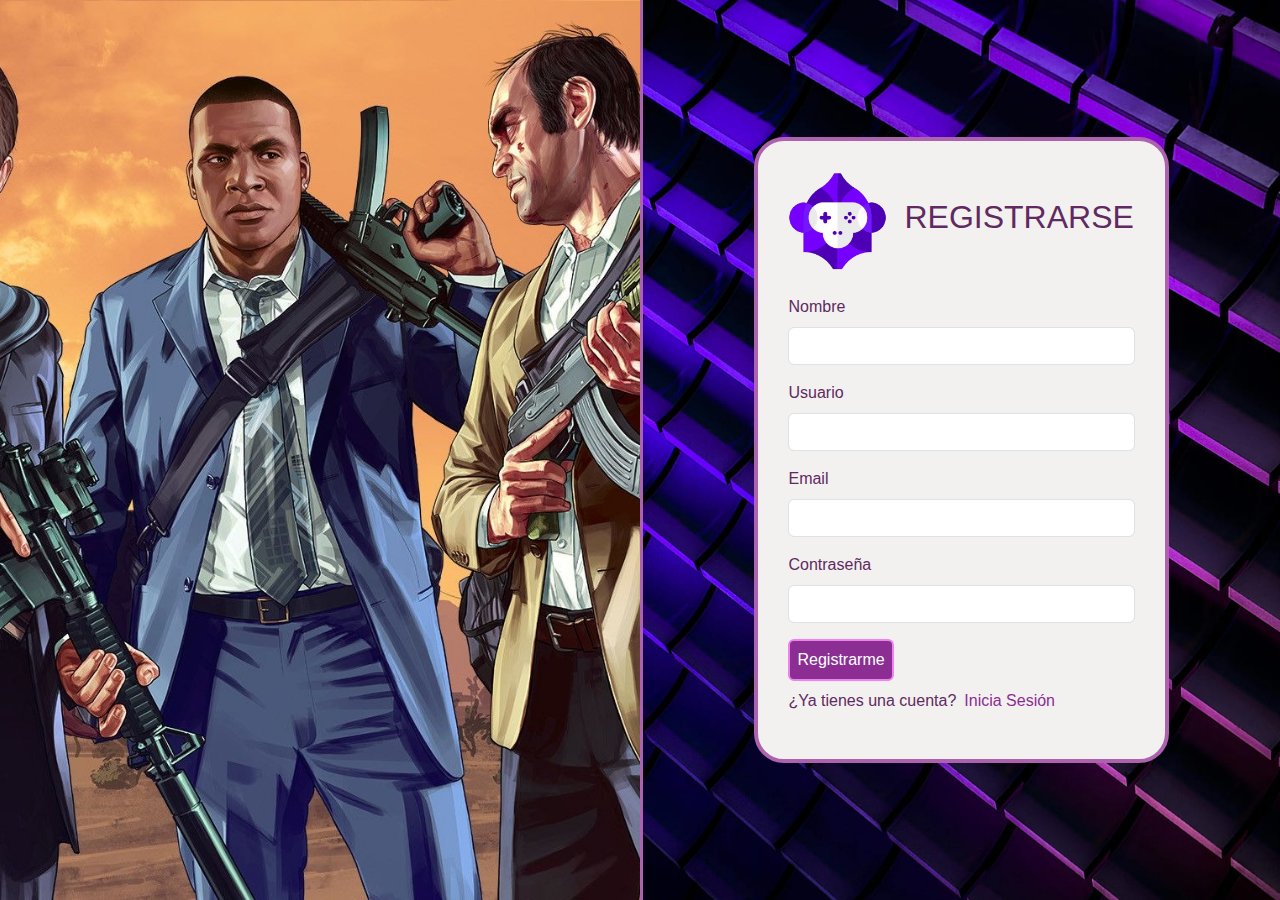
<file: index.html>
<!DOCTYPE html>
<html lang="es">

<head>
    <meta charset="UTF-8">
    <meta name="viewport" content="width=device-width, initial-scale=1.0">
    <title>Productos Gamer I Registrarse</title>
    <!-- LOGO PESTAÑA -->
    <link rel="shortcut icon" href="img/logo.jpg" type="image/x-icon" />
    <!-- BS CSS -->
    <link href="https://cdn.jsdelivr.net/npm/bootstrap@5.3.3/dist/css/bootstrap.min.css" rel="stylesheet"
        integrity="sha384-QWTKZyjpPEjISv5WaRU9OFeRpok6YctnYmDr5pNlyT2bRjXh0JMhjY6hW+ALEwIH" crossorigin="anonymous">
    <!-- BS CDN -->
    <link rel="stylesheet" href="https://cdn.jsdelivr.net/npm/bootstrap-icons@1.11.3/font/bootstrap-icons.min.css">
    <!-- CSS -->
    <link rel="stylesheet" href="css/estilo.css">
</head>

<!-- BODY -->

<body>

    <!-- REGISTRARSE -->
    <div class="container-fluid px-0">
        <div class="row align-items-center mx-0">
            <div class="col px-0">
                <img class="imgFondoUno" id="imgFondoRegistro" alt="Fondo Aleatoria">
            </div>
            <div class="col px-0 imgFondoDoss d-flex align-items-center justify-content-center">
                <form class="formularioInicio" id="formRegistrarse">
                    <div class="d-flex align-items-center mb-4">
                        <img class="logoInicio" src="img/logo.jpg" alt="Logo">
                        <h2 class="text-center px-3">REGISTRARSE</h2>
                    </div>
                    <div class="mb-3">
                        <label for="nombre" class="form-label">Nombre</label>
                        <input type="text" required class="form-control" id="nombre">
                    </div>
                    <div class="mb-3">
                        <label for="usuario" class="form-label">Usuario</label>
                        <input type="text" required class="form-control" id="usuario">
                    </div>
                    <div class="mb-3">
                        <label for="email" class="form-label">Email</label>
                        <input type="email" required class="form-control" id="email">
                    </div>
                    <div class="mb-3">
                        <label for="contrasena" class="form-label">Contraseña</label>
                        <input type="password" required class="form-control" id="contrasena">
                    </div>
                    <button type="submit" class="botonInicio" id="botonRegistro">Registrarme</button>
                    <div class="d-flex pt-2">
                        <p>¿Ya tienes una cuenta?</p>
                        <a class="px-2" href="html/inicio.html">Inicia Sesión</a>
                        <p id="usuarioRegistrado"></p>
                    </div>
                </form>
            </div>
        </div>
    </div>


    <!-- JS BS -->
    <script src="https://cdn.jsdelivr.net/npm/bootstrap@5.3.3/dist/js/bootstrap.bundle.min.js"
        integrity="sha384-YvpcrYf0tY3lHB60NNkmXc5s9fDVZLESaAA55NDzOxhy9GkcIdslK1eN7N6jIeHz"
        crossorigin="anonymous"></script>

    <!-- JS -->
    <script src="js/registro.js"></script>
    <script src="js/mainregistro.js"></script>
</body>

</html>
</file>
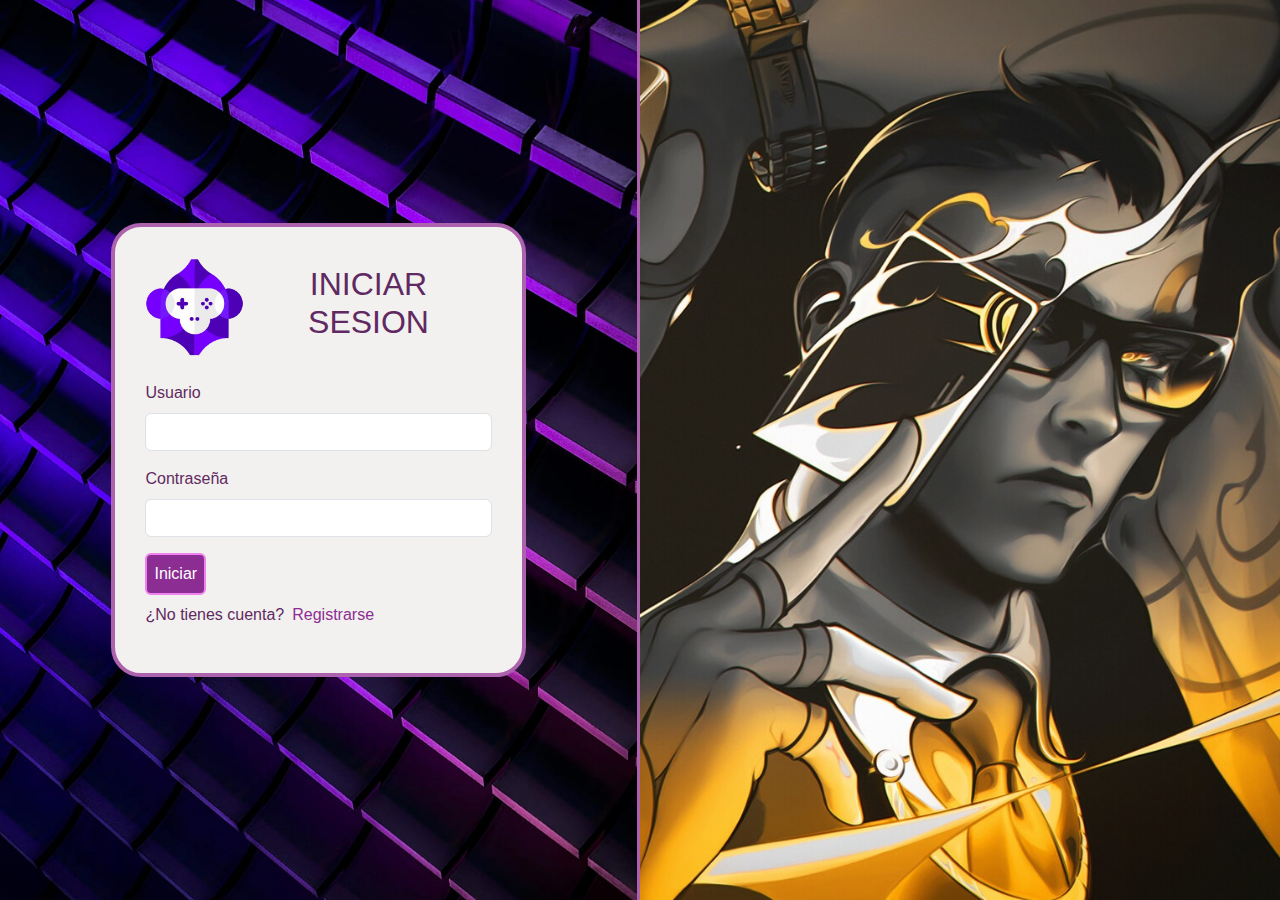
<file: html/inicio.html>
<!DOCTYPE html>
<html lang="es">

<head>
    <meta charset="UTF-8">
    <meta name="viewport" content="width=device-width, initial-scale=1.0">
    <title>Productos Gamer I Iniciar Sesión</title>
    <!-- LOGO PESTAÑA -->
    <link rel="shortcut icon" href="../img/logo.jpg" type="image/x-icon" />
    <!-- BS CSS -->
    <link href="https://cdn.jsdelivr.net/npm/bootstrap@5.3.3/dist/css/bootstrap.min.css" rel="stylesheet"
        integrity="sha384-QWTKZyjpPEjISv5WaRU9OFeRpok6YctnYmDr5pNlyT2bRjXh0JMhjY6hW+ALEwIH" crossorigin="anonymous">
    <!-- BS CDN -->
    <link rel="stylesheet" href="https://cdn.jsdelivr.net/npm/bootstrap-icons@1.11.3/font/bootstrap-icons.min.css">
    <!-- CSS -->
    <link rel="stylesheet" href="../css/estilo.css">
</head>

<!-- BODY -->

<body>

    <!-- INICIA SESION -->
    <div class="container-fluid px-0">
        <div class="row align-items-center mx-0">
            <div class="col px-0 imgFondoDos d-flex align-items-center justify-content-center">
                <form class="formularioInicio" id="formInicio">
                    <div class="d-flex align-items-center mb-4">
                        <img class="logoInicio" src="../img/logo.jpg" alt="Logo">
                        <h2 class="text-center px-3">INICIAR SESION</h2>
                    </div>
                    <div class="mb-3">
                        <label for="usuarioDos" class="form-label">Usuario</label>
                        <input type="text" required class="form-control" id="usuarioDos">
                    </div>
                    <div class="mb-3">
                        <label for="contrasenaDos" class="form-label">Contraseña</label>
                        <input type="password" required class="form-control" id="contrasenaDos">
                    </div>
                    <button type="submit" class="botonInicio">Iniciar</button>
                    <div class="d-flex pt-2">
                        <p>¿No tienes cuenta?</p>
                        <a class="px-2" href="../index.html">Registrarse </a>
                        <p id="usuarioNoEncontrado"></p>
                    </div>
                </form>
            </div>
            <div class="col px-0">
                <img class="imgFondoUno" id="imgFondoInicio" alt="Foto Aleatoria">
            </div>
        </div>
    </div>

    <!-- JS BS -->
    <script src="https://cdn.jsdelivr.net/npm/bootstrap@5.3.3/dist/js/bootstrap.bundle.min.js"
        integrity="sha384-YvpcrYf0tY3lHB60NNkmXc5s9fDVZLESaAA55NDzOxhy9GkcIdslK1eN7N6jIeHz"
        crossorigin="anonymous"></script>

    <!-- JS -->
    <script src="../js/maininicio.js"></script>
    <script src="../js/inicio.js"></script>

</body>

</html>
</file>
<file: css/estilo.css>
/* RESET */
* {
    padding: 0;
    margin: 0;
}

/* BODY */
body {
    font-family: 'Franklin Gothic Medium', 'Arial Narrow', Arial, sans-serif;
    color: rgb(97, 41, 97);
}

.bodyCarrito {
    background-color: rgb(0, 0, 0);
    color: white;
}

header {
    background-color: rgb(0, 0, 0);
    padding-bottom: 30px;
    border-bottom: 2px rgb(173, 98, 173) solid;
}

footer {
    background-color: black;
    padding-top: 30px;
    margin-top: 30px;
    padding-bottom: 20px;
    border-top: 2px rgb(173, 98, 173) solid;
}

.divFooter {
    width: 20%;
}

/* LOGO */
.logo {
    width: 150px;
    margin: 20px;
}

.logoInicio {
    width: 100px;
}

/* IMAGEN FONDO*/
.imgFondoUno {
    width: 50vw;
    height: 100vh;
    object-fit: cover;
}

.imgFondoDos {
    background-image: url(../img/fondo.jpg);
    background-repeat: no-repeat;
    background-position: center;
    background-size: cover;
    height: 100vh;
    width: 100%;
    border-right: 3px rgb(173, 98, 173) solid;
}

.imgFondoDoss {
    background-image: url(../img/fondo.jpg);
    background-repeat: no-repeat;
    background-position: center;
    background-size: cover;
    height: 100vh;
    width: 100%;
    border-left: 3px rgb(173, 98, 173) solid;
}

/* FORMULARIO */
.formularioInicio {
    width: 65%;
    background-color: rgb(242, 241, 239);
    border-radius: 30px;
    padding: 30px;
    border: 4px solid rgb(173, 98, 173);
}

.formularioCarrito {
    width: 500px;
}

.botonInicio {
    background-color: rgb(140, 45, 147);
    border: 2px solid violet;
    color: white;
}

.botonCarrito,
.botonCarritoDos {
    background-color: rgb(105, 20, 175);
    border: 2px solid rgb(132, 50, 199);
    color: white;
}

.botonInicio,
.botonCarrito,
.botonCarritoDos {
    padding: 7px;
    border-radius: 6px;
    font-family: 'Franklin Gothic Medium', 'Arial Narrow', Arial, sans-serif;
}

.botonInicio:hover {
    background-color: rgb(85, 25, 85);
}

.botonCarrito:hover {
    background-color: rgb(132, 50, 199);
}

.botonCarritoDos:hover {
    background-color: rgb(132, 50, 199);
}

a {
    text-decoration: none;
    color: rgb(140, 45, 147);
}

a:hover {
    color: rgb(85, 25, 85);
}

/* MAIN */
main {
    height: 100%;
    width: 100%;
}

/* PRODUCTO CARRITO */
.productoCarritoPadre {
    display: grid;
    grid-template-columns: repeat(3, 1fr);
    gap: 2rem;
    padding-bottom: 40px;
    padding-top: 40px;
}

.productoCarrito {
    width: 320px;
    height: 400px;
    background-color: rgb(0, 0, 0);
    border-radius: 20px;
    padding: 20px;
    border: 2px solid rgb(132, 50, 199);
}

.productoCarrito img {
    width: 250px;
    height: 250px;
    border: 2px solid rgb(132, 50, 199);
    border-radius: 30px;
}

/*------------------------  CLASES JS ------------------------ */

.imagenCarrito {
    width: 80px;
    height: 80px;
    border: 2px solid rgb(132, 50, 199);
    border-radius: 10px;
}

.divCarritoDos {
    display: flex;
    align-items: center;
    justify-content: space-between;
    gap: 10px;
    margin-bottom: 10px;
    margin-top: 10px;
}

.hDosCarrito {
    text-align: center;
    font-size: 2rem;
}

.hTresCarrito {
    text-align: center;
    font-size: 1.5rem;
    margin-top: 15px;
}

/*------------------------------------------------------------ */

.divCarrito {
    display: flex;
    justify-content: center;
    gap: 100px;
}

/* CARRITO */

.hunoCarrito {
    text-align: center;
    font-size: 4rem;
    padding-top: 40px;
}

.carritoVacio {
    text-align: center;
    font-size: 2rem;
}

.contenedorCarrito {
    background-color: black;
    border: 2px rgb(132, 50, 199) solid;
    border-radius: 5px;
    padding: 20px;
    margin-top: 45px;
    width: 500px;
}

.carritoProducto {
    display: flex;
    justify-content: space-between;
    align-items: center;
}

.carritoDeCompra {
    width: 100px;
    height: 100px;
    border-radius: 5px;
    border: 2px rgb(132, 50, 199) solid;
}

.carritoNombre,
.carritoProductoPrecio {
    margin: 20px;
}

.carritoAcciones {
    display: flex;
    justify-content: space-between;
    margin-top: 20px;
}

.carritoAccionesTotal {
    display: flex;
    gap: 5px;
}
</file>
